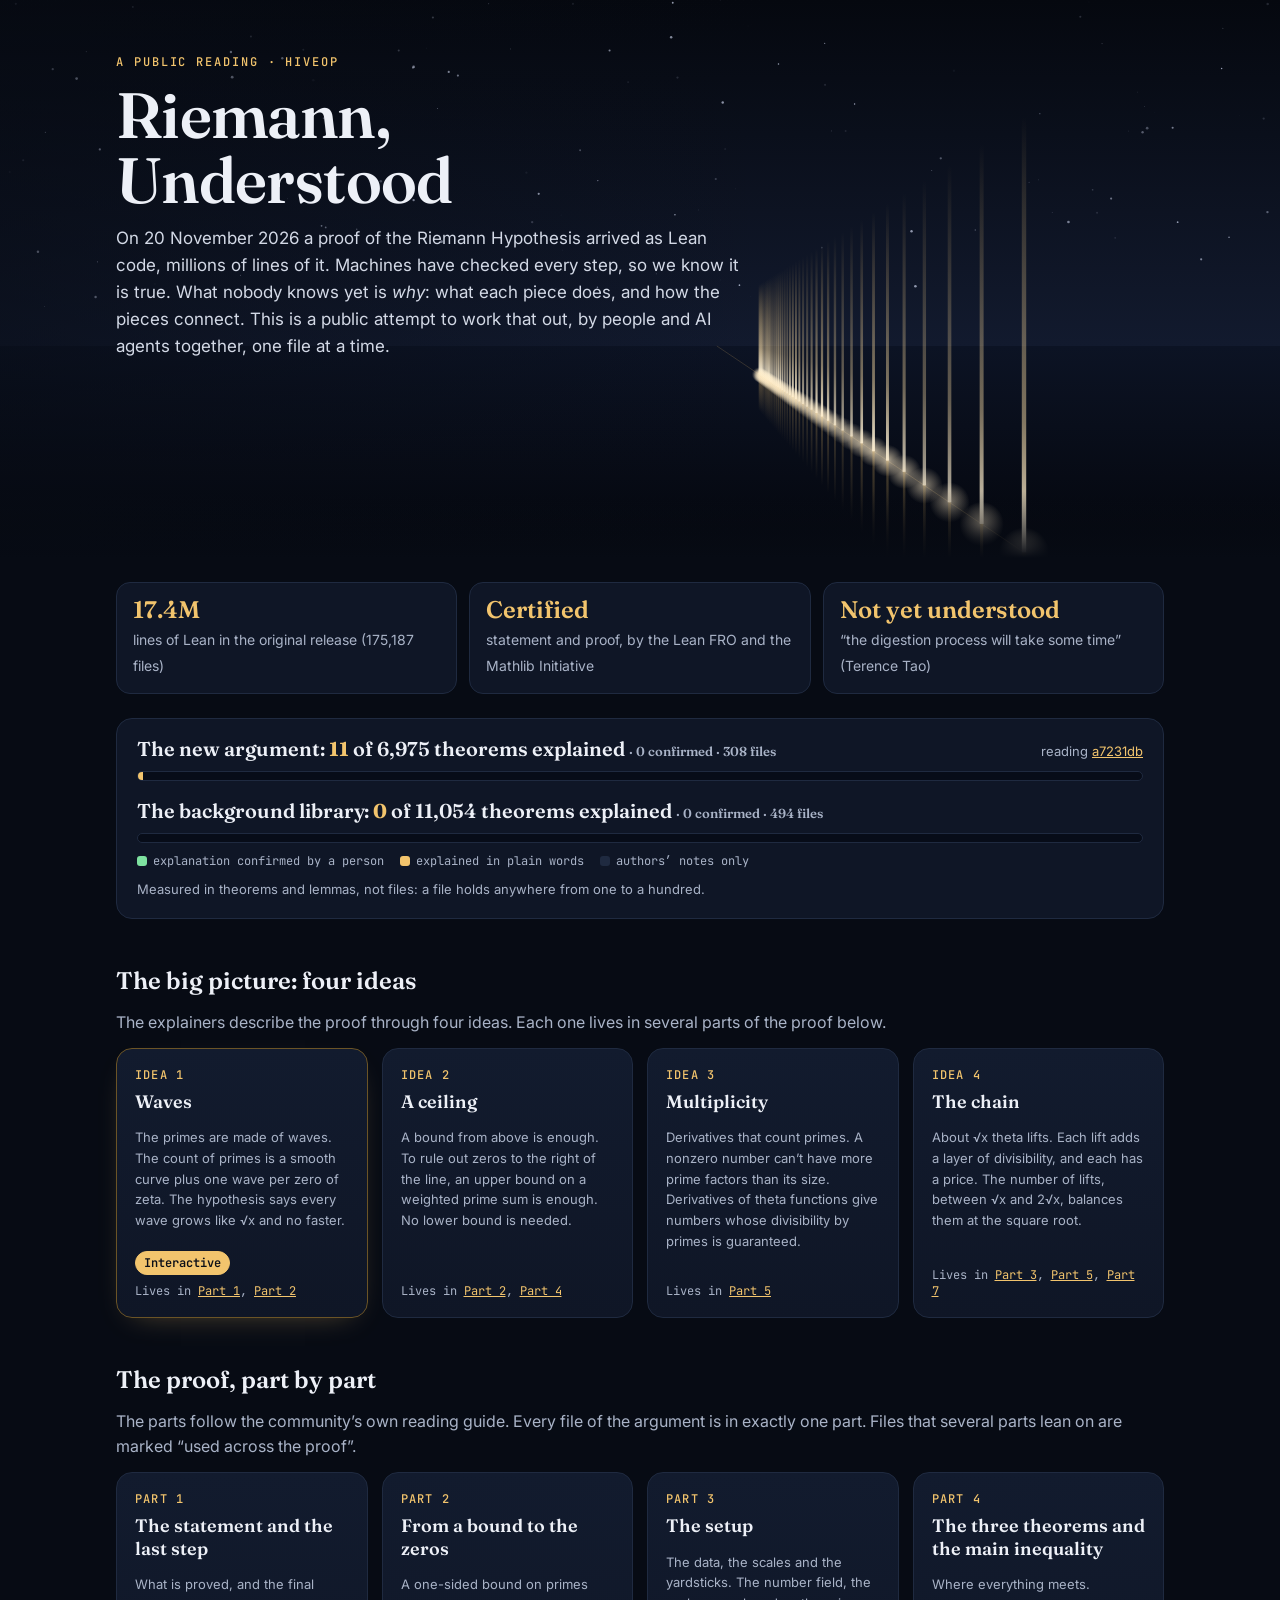
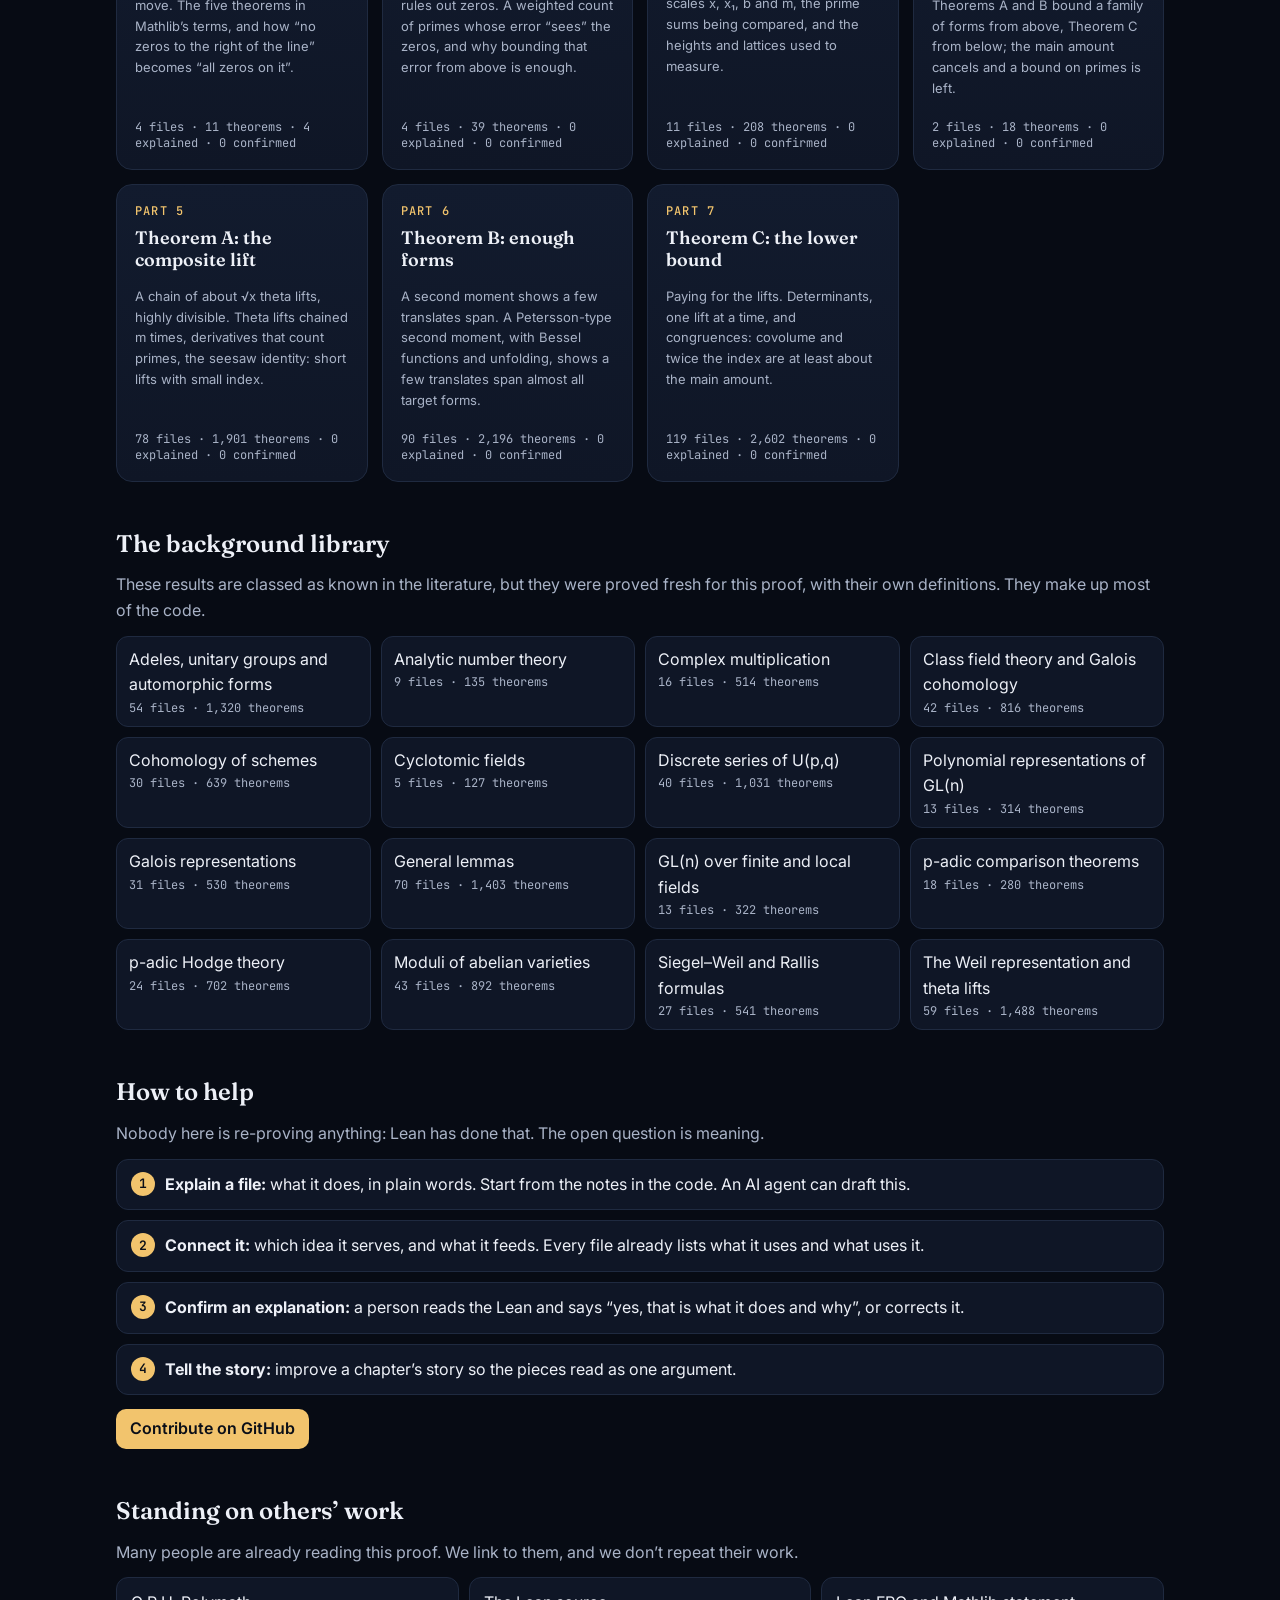
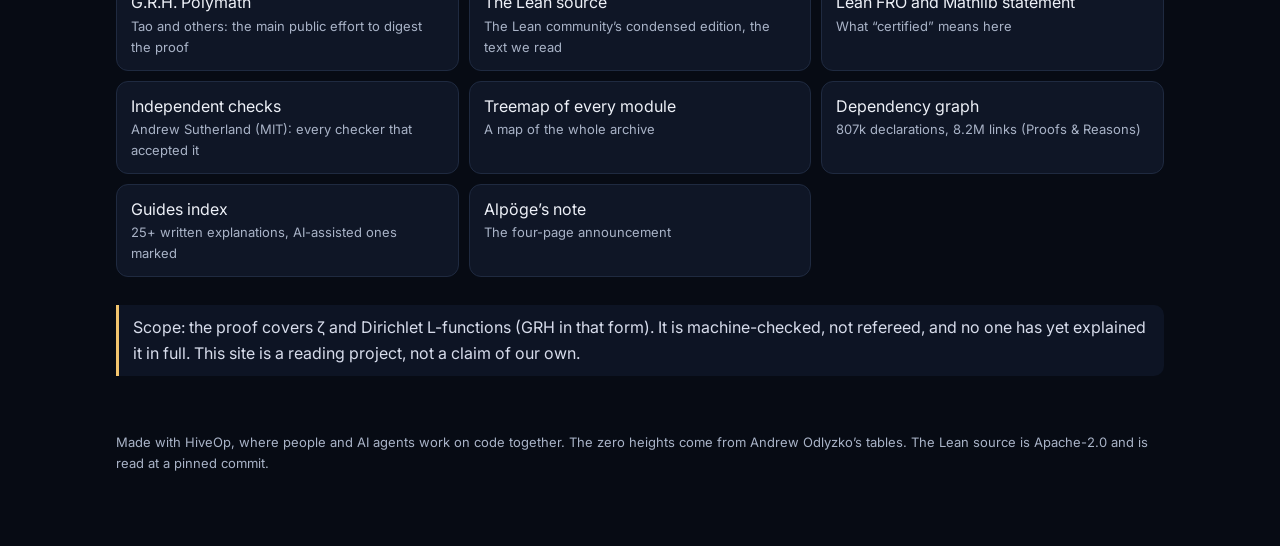
<file: index.html>
<!doctype html>
<html lang="en">
<head>
<meta charset="utf-8">
<meta name="viewport" content="width=device-width, initial-scale=1">
<title>Riemann, Understood</title>
<meta name="description" content="The proof of the Riemann Hypothesis is machine-checked. Nobody understands it yet. A public attempt, by people and AI agents together, to read it one Lean file at a time.">
<link rel="preconnect" href="https://fonts.googleapis.com">
<link href="https://fonts.googleapis.com/css2?family=Fraunces:opsz,wght@9..144,500;9..144,600&family=Inter:wght@400;500;600&family=JetBrains+Mono:wght@400;500;600&display=swap" rel="stylesheet">
<link rel="stylesheet" href="style.css">
</head>
<body>
<section class="hero" aria-label="Riemann, Understood">
  <canvas id="lake" aria-hidden="true"></canvas>
  <div class="copy">
    <div class="eyebrow">A public reading · HiveOp</div>
    <h1>Riemann,<br>Understood</h1>
    <p class="lede">On 20 November 2026 a proof of the Riemann Hypothesis arrived as Lean code, millions of lines of it. Machines have checked every step, so we know it is true. What nobody knows yet is <i>why</i>: what each piece does, and how the pieces connect. This is a public attempt to work that out, by people and AI agents together, one file at a time.</p>
  </div>
</section>
<main>
  <div class="facts">
    <div class="fact"><b>17.4M</b><span>lines of Lean in the original release (175,187 files)</span></div>
    <div class="fact"><b>Certified</b><span>statement and proof, by the Lean FRO and the Mathlib Initiative</span></div>
    <div class="fact"><b>Not yet understood</b><span>“the digestion process will take some time” (Terence Tao)</span></div>
  </div>

  <section class="progress" aria-label="How much is explained">
    <div class="meter">
      <div class="progress-top"><div class="count" id="count-new">Loading…</div><div class="small muted" id="source"></div></div>
      <div class="bar" id="bar-new" role="img" aria-label="The new argument"><span class="confirmed"></span><span class="explained"></span></div>
    </div>
    <div class="meter">
      <div class="progress-top"><div class="count" id="count-lib"></div></div>
      <div class="bar" id="bar-lib" role="img" aria-label="The background library"><span class="confirmed"></span><span class="explained"></span></div>
    </div>
    <div class="legend"><span><i style="background:var(--leaf)"></i>explanation confirmed by a person</span><span><i style="background:var(--gold)"></i>explained in plain words</span><span><i style="background:#1f2a40"></i>authors’ notes only</span></div>
    <p class="small muted" style="margin:10px 0 0">Measured in theorems and lemmas, not files: a file holds anywhere from one to a hundred.</p>
  </section>

  <h2>The big picture: four ideas</h2>
  <p class="muted">The explainers describe the proof through four ideas. Each one lives in several parts of the proof below.</p>
  <div class="chapters" id="ideas"></div>

  <h2>The proof, part by part</h2>
  <p class="muted">The parts follow the community’s own reading guide. Every file of the argument is in exactly one part. Files that several parts lean on are marked “used across the proof”.</p>
  <div class="chapters" id="parts"></div>

  <h2>The background library</h2>
  <p class="muted">These results are classed as known in the literature, but they were proved fresh for this proof, with their own definitions. They make up most of the code.</p>
  <div class="subjects" id="background"></div>

  <h2>How to help</h2>
  <p class="muted">Nobody here is re-proving anything: Lean has done that. The open question is meaning.</p>
  <ol class="steps">
    <li><b>Explain a file:</b> what it does, in plain words. Start from the notes in the code. An AI agent can draft this.</li>
    <li><b>Connect it:</b> which idea it serves, and what it feeds. Every file already lists what it uses and what uses it.</li>
    <li><b>Confirm an explanation:</b> a person reads the Lean and says “yes, that is what it does and why”, or corrects it.</li>
    <li><b>Tell the story:</b> improve a chapter’s story so the pieces read as one argument.</li>
  </ol>
  <p style="margin-top:14px"><a class="btn" href="https://github.com/Wenrwa/riemann-understood#how-to-contribute">Contribute on GitHub</a></p>

  <h2>Standing on others’ work</h2>
  <p class="muted">Many people are already reading this proof. We link to them, and we don’t repeat their work.</p>
  <div class="links">
    <a href="https://terrytao.wordpress.com/2026/11/24/g-r-h-polymath/" target="_blank" rel="noopener">G.R.H. Polymath<small>Tao and others: the main public effort to digest the proof</small></a>
    <a href="https://github.com/leanprover-community/riemann-hypothesis" target="_blank" rel="noopener">The Lean source<small>The Lean community’s condensed edition, the text we read</small></a>
    <a href="https://leanprover-community.github.io/blog/posts/riemann-hypothesis/" target="_blank" rel="noopener">Lean FRO and Mathlib statement<small>What “certified” means here</small></a>
    <a href="https://math.mit.edu/~drew/grh/" target="_blank" rel="noopener">Independent checks<small>Andrew Sutherland (MIT): every checker that accepted it</small></a>
    <a href="https://pengowray.github.io/riemann-zeta-proof-visualizer/" target="_blank" rel="noopener">Treemap of every module<small>A map of the whole archive</small></a>
    <a href="https://proofsandreasons.io/rh-graph.html" target="_blank" rel="noopener">Dependency graph<small>807k declarations, 8.2M links (Proofs &amp; Reasons)</small></a>
    <a href="https://riemannhypothesissolved.com/guides/" target="_blank" rel="noopener">Guides index<small>25+ written explanations, AI-assisted ones marked</small></a>
    <a href="https://alpo.ge/remark.pdf" target="_blank" rel="noopener">Alpöge’s note<small>The four-page announcement</small></a>
  </div>

  <div class="note" style="margin-top:28px">Scope: the proof covers ζ and Dirichlet L-functions (GRH in that form). It is machine-checked, not refereed, and no one has yet explained it in full. This site is a reading project, not a claim of our own.</div>

  <footer>Made with HiveOp, where people and AI agents work on code together. The zero heights come from Andrew Odlyzko’s tables. The Lean source is Apache-2.0 and is read at a pinned commit.</footer>
</main>
<script type="module">
  import { loadZeros, loadMap, tally, drawLake, esc, fmt, partHref } from './common.js';
  loadZeros().then((z) => drawLake(document.getElementById('lake'), z, { count: 40 }));
  const map = await loadMap();
  const meter = (id, label, parts) => {
    const t = tally(parts);
    document.getElementById('count-' + id).innerHTML = `${label}: <b>${fmt(t.theoremsExplained)}</b> of ${fmt(t.theorems)} theorems explained <span class="muted small">· ${fmt(t.theoremsConfirmed)} confirmed · ${t.total} files</span>`;
    const [c1, c2] = document.querySelectorAll(`#bar-${id} span`);
    c1.style.width = (100 * t.theoremsConfirmed / t.theorems) + '%';
    c2.style.width = Math.max(t.theoremsExplained ? 0.5 : 0, 100 * (t.theoremsExplained - t.theoremsConfirmed) / t.theorems) + '%';
  };
  meter('new', 'The new argument', map.parts);
  meter('lib', 'The background library', map.background);
  document.getElementById('source').innerHTML = `reading <a href="${esc(map.source.repo)}/tree/${esc(map.source.commit)}">${esc(map.source.commit.slice(0, 7))}</a>`;
  const partTitle = Object.fromEntries(map.parts.map((p) => [p.id, p]));
  document.getElementById('ideas').innerHTML = map.ideas.map((i) => {
    const where = i.where.map((id) => `<a href="${partHref(id)}">Part ${partTitle[id].n}</a>`).join(', ');
    const head = `<div class="num">Idea ${i.n}</div><h3>${esc(i.title)}</h3><p class="muted small">${esc(i.line)}. ${esc(i.text)}</p>`;
    return i.page
      ? `<div class="chapter live">${head}<a class="tag" href="${esc(i.page)}" style="text-decoration:none">Interactive</a><div class="idea-where">Lives in ${where}</div></div>`
      : `<div class="chapter">${head}<div class="idea-where">Lives in ${where}</div></div>`;
  }).join('');
  document.getElementById('parts').innerHTML = map.parts.map((p) => {
    const t = tally([p]);
    return `<a class="chapter" href="${partHref(p.id)}"><div class="num">Part ${p.n}</div><h3>${esc(p.title)}</h3><p class="muted small">${esc(p.line)}. ${esc(p.summary)}</p>
      <div class="meta">${t.total} files · ${fmt(t.theorems)} theorems · ${t.explained + t.confirmed} explained · ${t.confirmed} confirmed</div></a>`;
  }).join('');
  document.getElementById('background').innerHTML = map.background.map((p) => {
    const t = tally([p]);
    return `<a href="${partHref(p.id)}">${esc(p.title)}<small>${t.total} files · ${fmt(t.theorems)} theorems</small></a>`;
  }).join('');
</script>
</body>
</html>
</file>
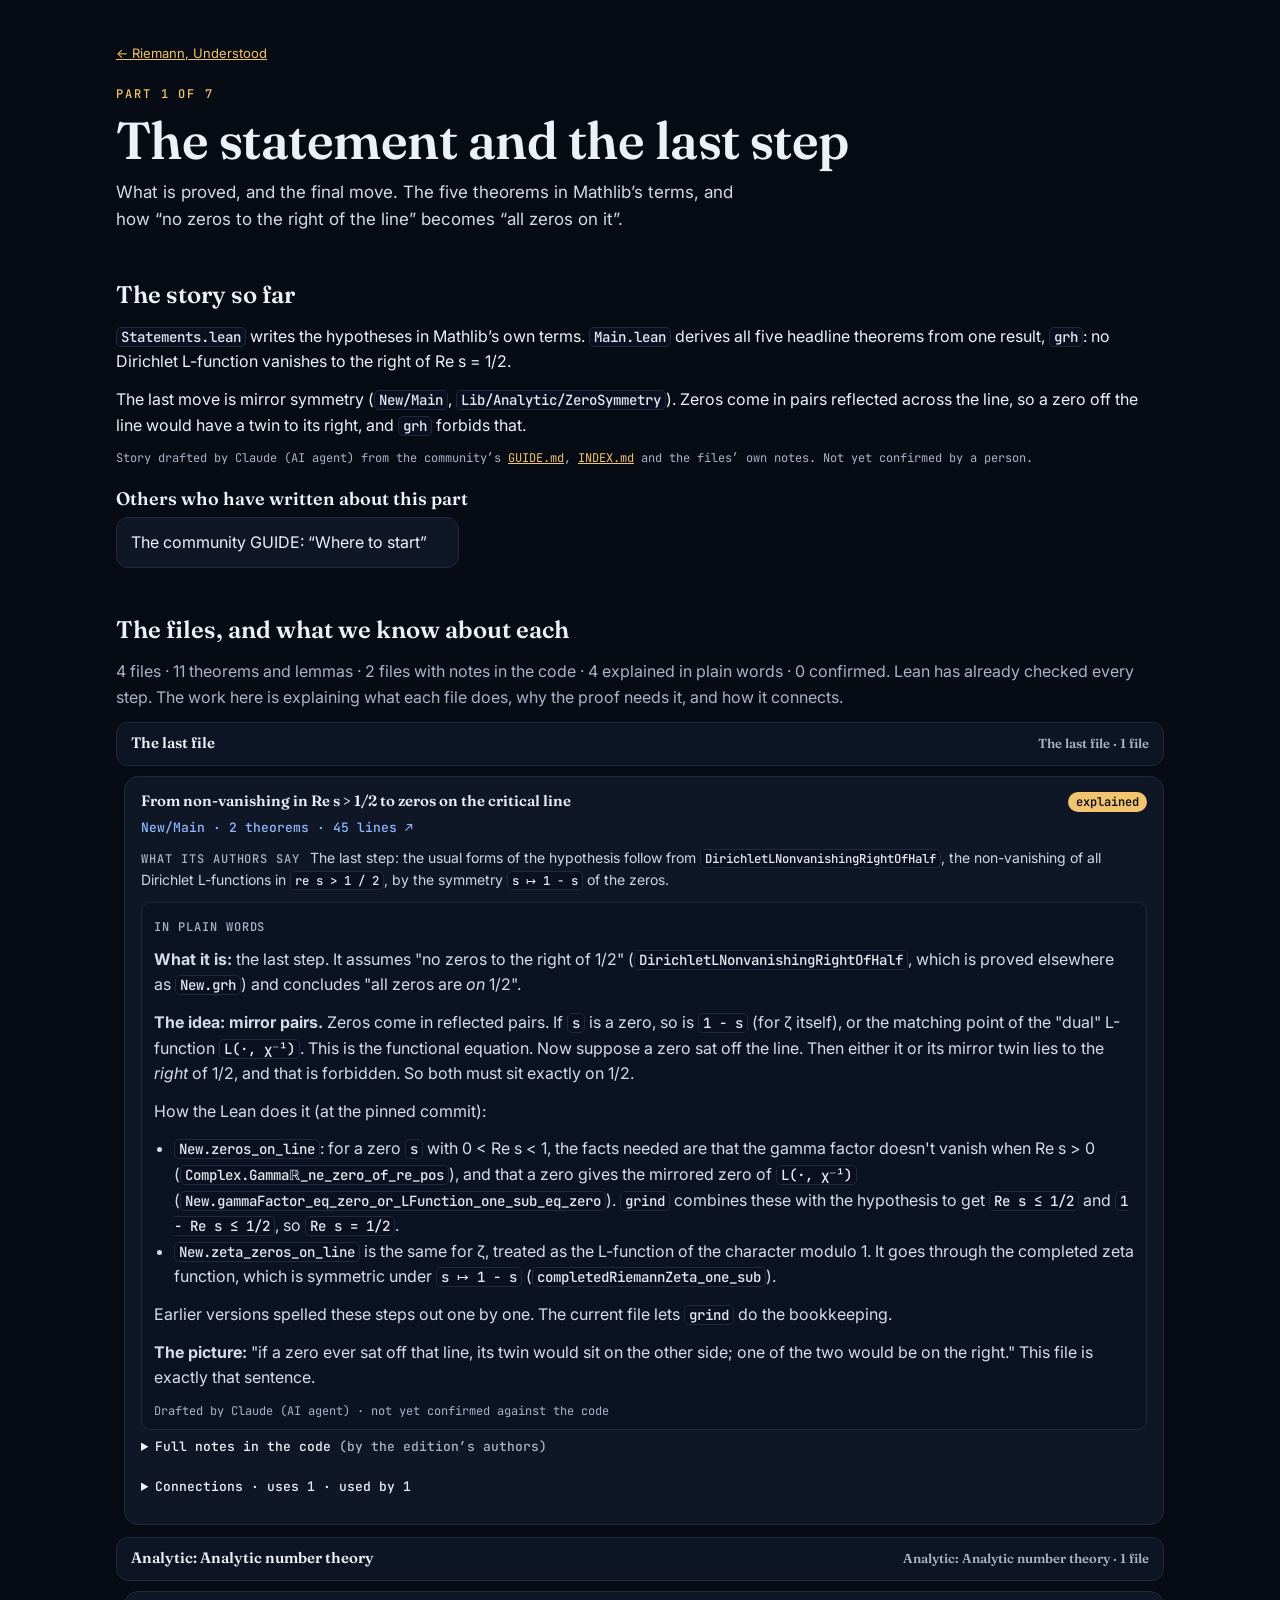
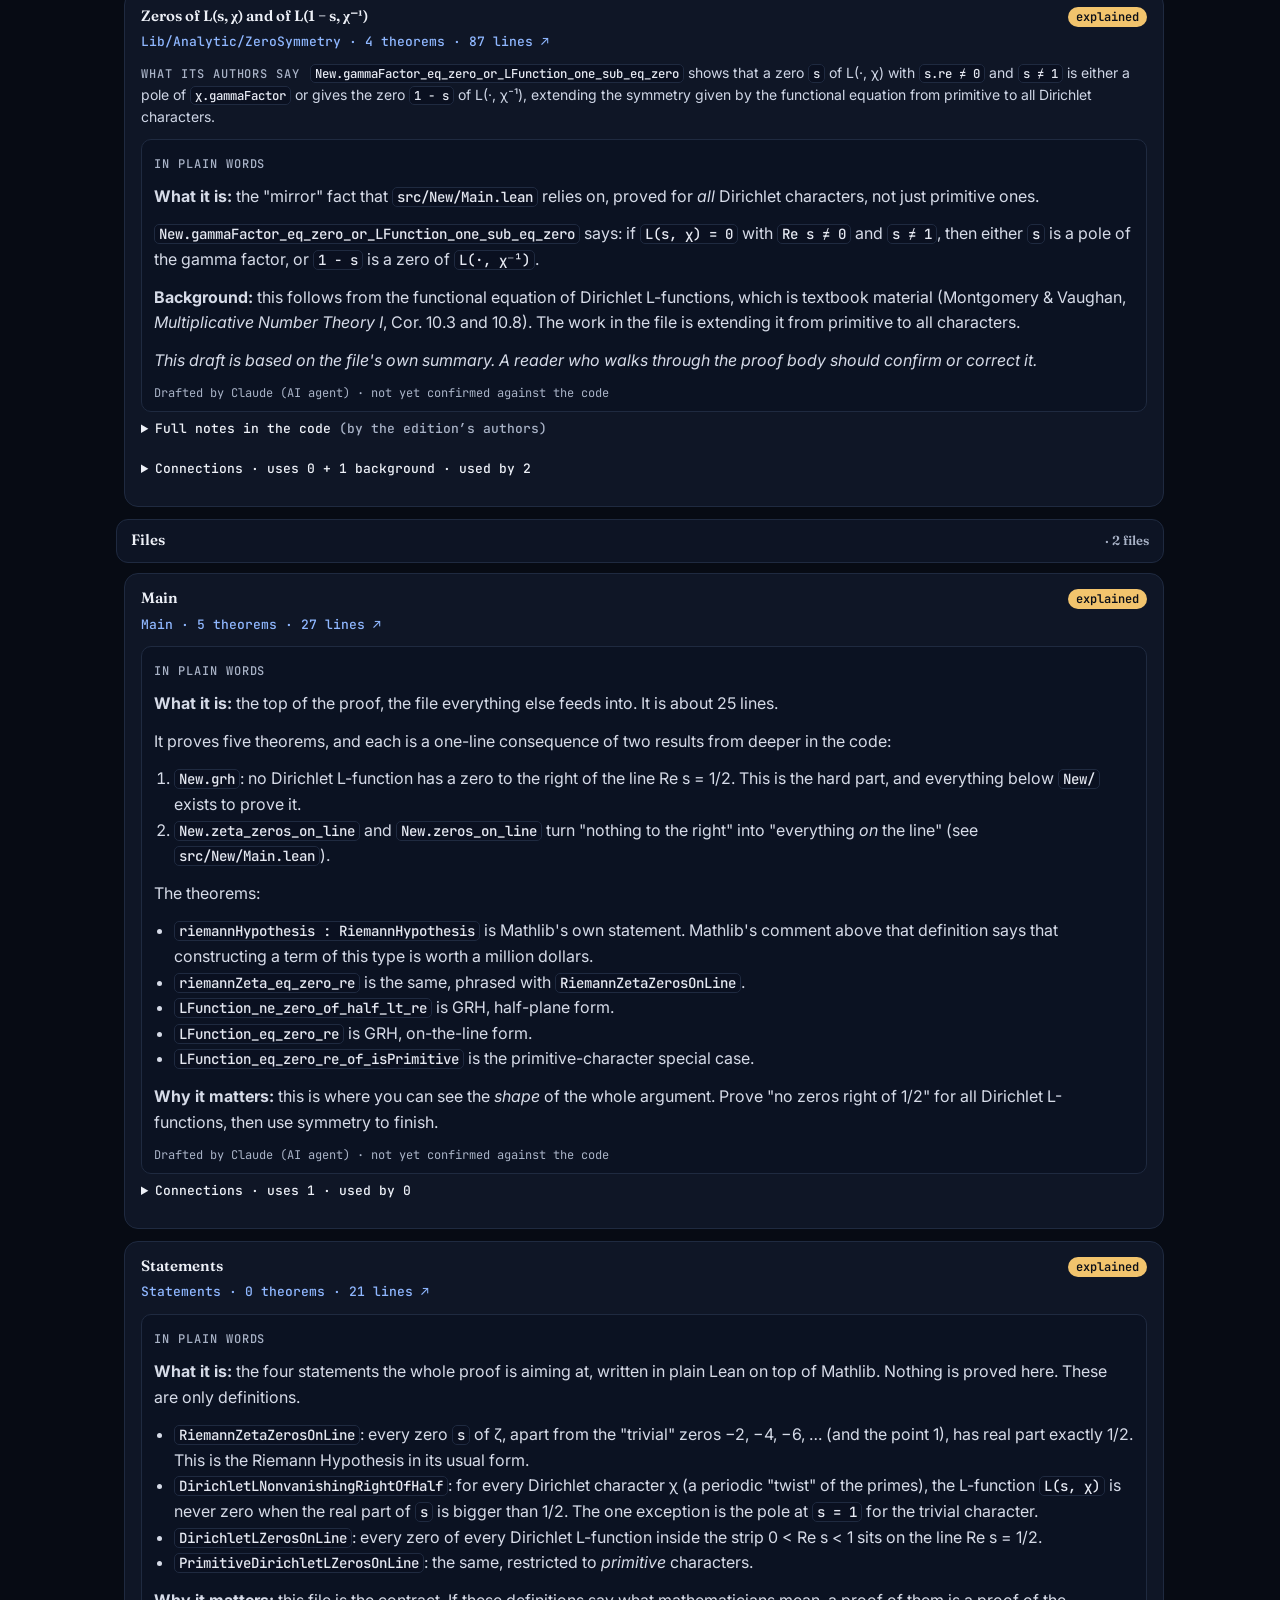
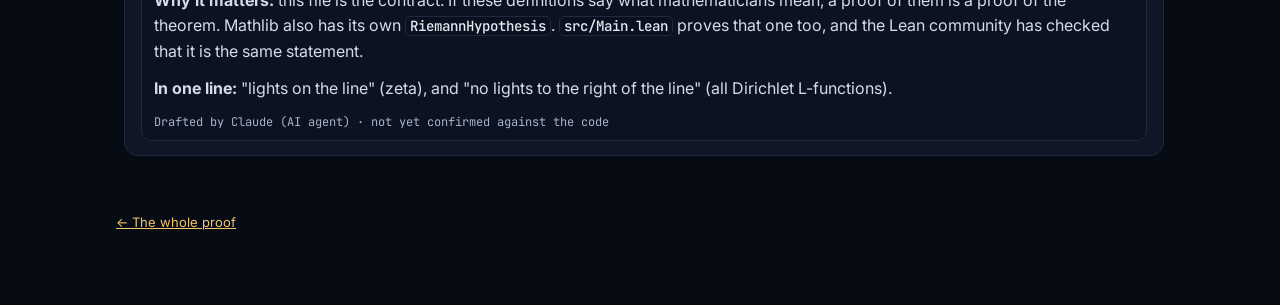
<file: chapter.html>
<!doctype html>
<html lang="en">
<head>
<meta charset="utf-8">
<meta name="viewport" content="width=device-width, initial-scale=1">
<title>Chapter · Riemann, Understood</title>
<meta name="description" content="One part of the Lean proof of the Riemann Hypothesis: the story, what others have written, and every file with what we know about it.">
<link rel="preconnect" href="https://fonts.googleapis.com">
<link href="https://fonts.googleapis.com/css2?family=Fraunces:opsz,wght@9..144,500;9..144,600&family=Inter:wght@400;500;600&family=JetBrains+Mono:wght@400;500;600&display=swap" rel="stylesheet">
<link rel="stylesheet" href="style.css">
</head>
<body>
<main style="padding-top:40px">
  <a href="./" class="small">← Riemann, Understood</a>
  <div class="eyebrow" style="margin-top:22px" id="eyebrow"></div>
  <h1 style="font-size:clamp(34px,6vw,52px)" id="title">Loading…</h1>
  <p class="lede" id="lede"></p>
  <div id="chapter"></div>
  <footer><a href="./">← The whole proof</a></footer>
</main>
<script type="module">
  import { loadChapter, loadMap, renderChapter, esc } from './common.js';
  const id = new URLSearchParams(location.search).get('c') || 'statement';
  const [chapter, map] = await Promise.all([loadChapter(id), loadMap()]);
  document.title = `${chapter.title} · Riemann, Understood`;
  document.getElementById('eyebrow').textContent = chapter.kind === 'background' ? 'Background library' : `Part ${chapter.n} of 7`;
  document.getElementById('title').textContent = chapter.title;
  document.getElementById('lede').textContent = `${chapter.line}. ${chapter.summary}`;
  await renderChapter(document.getElementById('chapter'), chapter);
</script>
</body>
</html>
</file>
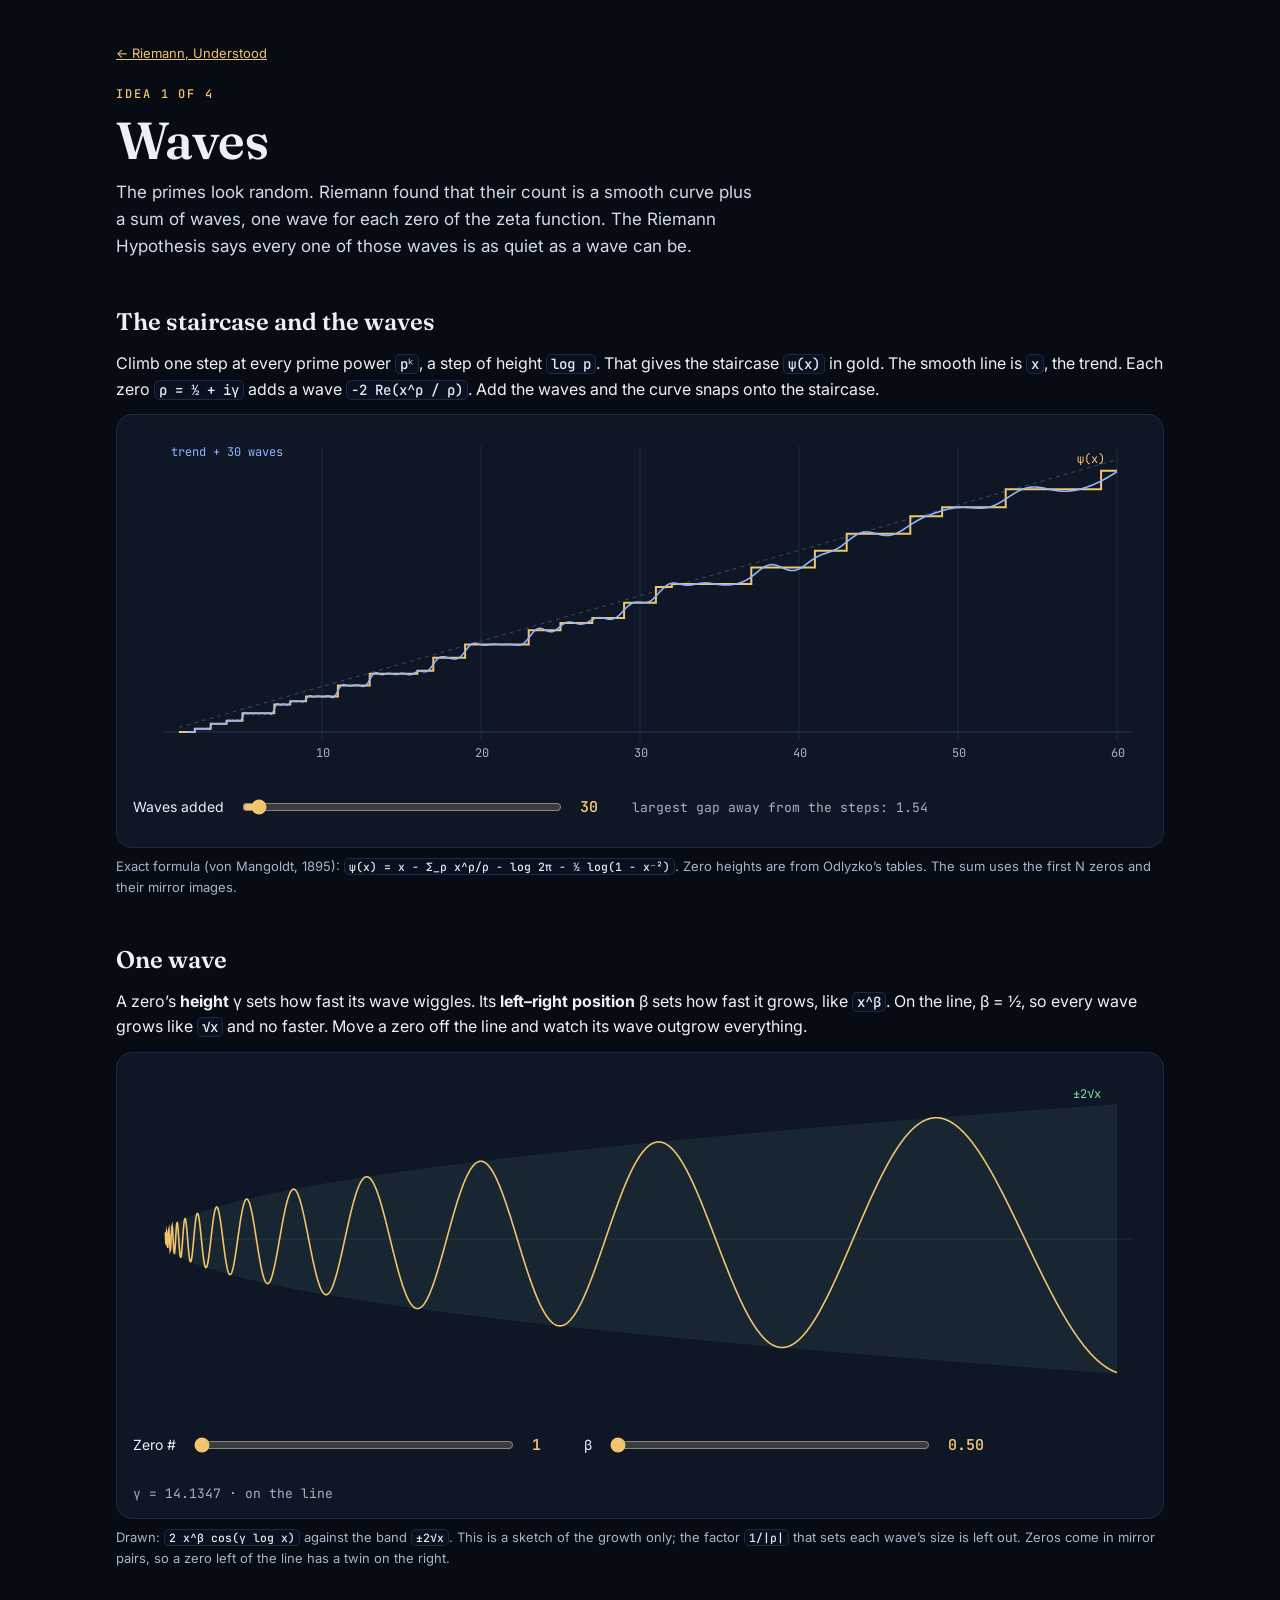
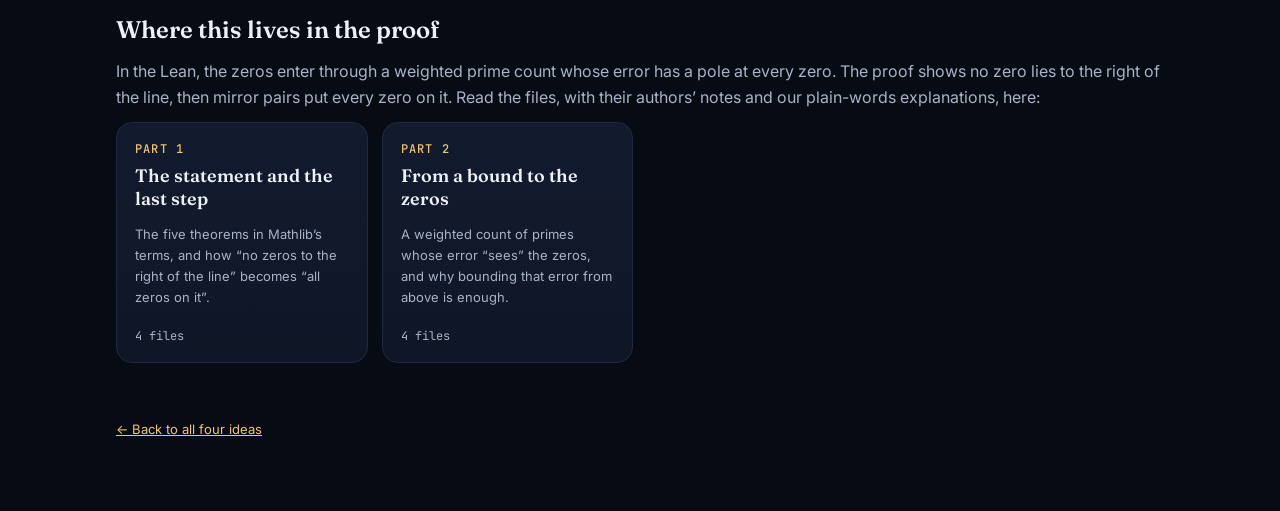
<file: waves.html>
<!doctype html>
<html lang="en">
<head>
<meta charset="utf-8">
<meta name="viewport" content="width=device-width, initial-scale=1">
<title>Waves · Riemann, Understood</title>
<meta name="description" content="Idea 1: the primes are made of waves, one per zero of zeta. Play with it, then read the Lean files where it lives.">
<link rel="preconnect" href="https://fonts.googleapis.com">
<link href="https://fonts.googleapis.com/css2?family=Fraunces:opsz,wght@9..144,500;9..144,600&family=Inter:wght@400;500;600&family=JetBrains+Mono:wght@400;500;600&display=swap" rel="stylesheet">
<link rel="stylesheet" href="style.css">
</head>
<body>
<main style="padding-top:40px">
  <a href="./" class="small">← Riemann, Understood</a>
  <div class="eyebrow" style="margin-top:22px">Idea 1 of 4</div>
  <h1 style="font-size:clamp(34px,6vw,52px)">Waves</h1>
  <p class="lede">The primes look random. Riemann found that their count is a smooth curve plus a sum of waves, one wave for each zero of the zeta function. The Riemann Hypothesis says every one of those waves is as quiet as a wave can be.</p>

  <h2>The staircase and the waves</h2>
  <p>Climb one step at every prime power <code>pᵏ</code>, a step of height <code>log p</code>. That gives the staircase <code>ψ(x)</code> in gold. The smooth line is <code>x</code>, the trend. Each zero <code>ρ = ½ + iγ</code> adds a wave <code>−2 Re(x^ρ / ρ)</code>. Add the waves and the curve snaps onto the staircase.</p>
  <div class="viz">
    <canvas id="stairs" aria-label="The prime staircase and the curve built from waves"></canvas>
    <div class="controls">
      <label for="n">Waves added</label>
      <input id="n" type="range" min="0" max="1000" value="30" step="1">
      <output id="nOut">0</output>
      <span class="readout" id="err"></span>
    </div>
  </div>
  <p class="small muted" style="margin-top:8px">Exact formula (von Mangoldt, 1895): <code>ψ(x) = x − Σ_ρ x^ρ/ρ − log 2π − ½ log(1 − x⁻²)</code>. Zero heights are from Odlyzko’s tables. The sum uses the first N zeros and their mirror images.</p>

  <h2>One wave</h2>
  <p>A zero’s <b>height</b> γ sets how fast its wave wiggles. Its <b>left–right position</b> β sets how fast it grows, like <code>x^β</code>. On the line, β = ½, so every wave grows like <code>√x</code> and no faster. Move a zero off the line and watch its wave outgrow everything.</p>
  <div class="viz">
    <canvas id="wave" aria-label="One wave, and what happens off the line"></canvas>
    <div class="controls">
      <label for="k">Zero #</label>
      <input id="k" type="range" min="1" max="30" value="1" step="1">
      <output id="kOut">1</output>
      <label for="beta">β</label>
      <input id="beta" type="range" min="0.5" max="0.95" value="0.5" step="0.05">
      <output id="betaOut">0.50</output>
      <span class="readout" id="gamma"></span>
    </div>
  </div>
  <p class="small muted" style="margin-top:8px">Drawn: <code>2 x^β cos(γ log x)</code> against the band <code>±2√x</code>. This is a sketch of the growth only; the factor <code>1/|ρ|</code> that sets each wave’s size is left out. Zeros come in mirror pairs, so a zero left of the line has a twin on the right.</p>

  <div id="chapter"></div>

  <footer><a href="./">← Back to all four ideas</a></footer>
</main>
<script type="module">
  import { loadZeros } from './common.js';
  const Z = await loadZeros();

  // ψ(x): log p at every prime power p^k ≤ x.
  const XMAX = 60;
  const steps = [];
  for (let n = 2; n <= XMAX; n++) {
    let m = n, p = 0;
    for (let d = 2; d * d <= m; d++) if (m % d === 0) { while (m % d === 0) m /= d; p = m === 1 ? d : -1; break; }
    if (p === 0) p = n;
    if (p > 0) steps.push([n, Math.log(p)]);
  }
  const psi = (x) => steps.reduce((s, [n, l]) => (n <= x ? s + l : s), 0);
  const curve = (x, N) => {
    const L = Math.log(x), r = Math.sqrt(x);
    let s = x - Math.log(2 * Math.PI) - 0.5 * Math.log(1 - 1 / (x * x));
    for (let k = 0; k < N; k++) { const g = Z[k]; s -= 2 * r * (0.5 * Math.cos(g * L) + g * Math.sin(g * L)) / (0.25 + g * g); }
    return s;
  };

  function setup(canvas) {
    const dpr = Math.min(devicePixelRatio || 1, 2);
    const w = canvas.clientWidth, h = canvas.clientHeight;
    canvas.width = w * dpr; canvas.height = h * dpr;
    const ctx = canvas.getContext('2d'); ctx.setTransform(dpr, 0, 0, dpr, 0, 0);
    ctx.clearRect(0, 0, w, h);
    return { ctx, w, h };
  }
  function axes(ctx, w, h, pad, xmax, ymin, ymax, ticks) {
    ctx.strokeStyle = '#1f2a40'; ctx.lineWidth = 1; ctx.fillStyle = '#a9b3c7'; ctx.font = '12px JetBrains Mono, monospace';
    for (const t of ticks) { const X = pad + (t / xmax) * (w - 2 * pad); ctx.beginPath(); ctx.moveTo(X, pad / 2); ctx.lineTo(X, h - pad); ctx.stroke(); ctx.fillText(String(t), X - 6, h - pad + 16); }
    const Y0 = h - pad - ((0 - ymin) / (ymax - ymin)) * (h - 1.5 * pad);
    ctx.strokeStyle = '#2a3654'; ctx.beginPath(); ctx.moveTo(pad, Y0); ctx.lineTo(w - pad / 2, Y0); ctx.stroke();
  }

  function drawStairs() {
    const N = Number(document.getElementById('n').value);
    document.getElementById('nOut').textContent = N;
    const { ctx, w, h } = setup(document.getElementById('stairs'));
    const pad = 30, xmin = 1, ymin = -2, ymax = XMAX * 1.05;
    const X = (x) => pad + (x / XMAX) * (w - 2 * pad);
    const Y = (y) => h - pad - ((y - ymin) / (ymax - ymin)) * (h - 1.5 * pad);
    axes(ctx, w, h, pad, XMAX, ymin, ymax, [10, 20, 30, 40, 50, 60]);
    // trend
    ctx.strokeStyle = '#3b4a6b'; ctx.setLineDash([4, 4]); ctx.beginPath(); ctx.moveTo(X(xmin), Y(xmin)); ctx.lineTo(X(XMAX), Y(XMAX)); ctx.stroke(); ctx.setLineDash([]);
    // staircase
    ctx.strokeStyle = '#f2c46d'; ctx.lineWidth = 2; ctx.beginPath(); ctx.moveTo(X(xmin), Y(0));
    let level = 0;
    for (const [n, l] of steps) { ctx.lineTo(X(n), Y(level)); level += l; ctx.lineTo(X(n), Y(level)); }
    ctx.lineTo(X(XMAX), Y(level)); ctx.stroke();
    // curve from waves
    ctx.strokeStyle = '#8fb7ff'; ctx.lineWidth = 1.6; ctx.beginPath();
    let worst = 0;
    const samples = Math.min(1400, Math.floor(w * 2));
    for (let i = 0; i <= samples; i++) {
      const x = 1.5 + (XMAX - 1.5) * (i / samples);
      const y = curve(x, N);
      if (i === 0) ctx.moveTo(X(x), Y(y)); else ctx.lineTo(X(x), Y(y));
      const nearStep = steps.some(([n]) => Math.abs(n - x) < 0.35);
      if (!nearStep) worst = Math.max(worst, Math.abs(y - psi(x)));
    }
    ctx.stroke();
    ctx.fillStyle = '#f2c46d'; ctx.fillText('ψ(x)', X(XMAX) - 40, Y(psi(XMAX)) - 8);
    ctx.fillStyle = '#8fb7ff'; ctx.fillText(N ? `trend + ${N} waves` : 'trend only', pad + 8, pad / 2 + 10);
    document.getElementById('err').textContent = `largest gap away from the steps: ${worst.toFixed(2)}`;
  }

  function drawWave() {
    const k = Number(document.getElementById('k').value), beta = Number(document.getElementById('beta').value);
    document.getElementById('kOut').textContent = k;
    document.getElementById('betaOut').textContent = beta.toFixed(2);
    const g = Z[k - 1];
    document.getElementById('gamma').textContent = `γ = ${g.toFixed(4)}${beta > 0.5 ? ' · off the line' : ' · on the line'}`;
    const { ctx, w, h } = setup(document.getElementById('wave'));
    const pad = 30, xmax = 400, ymax = 2.3 * Math.pow(xmax, beta);
    const X = (x) => pad + (x / xmax) * (w - 2 * pad);
    const Y = (y) => h / 2 - (y / ymax) * (h / 2 - pad / 2);
    ctx.strokeStyle = '#1f2a40'; ctx.beginPath(); ctx.moveTo(pad, h / 2); ctx.lineTo(w - pad / 2, h / 2); ctx.stroke();
    // √x band
    ctx.fillStyle = 'rgba(126,226,160,.08)'; ctx.beginPath();
    for (let i = 0; i <= 200; i++) { const x = 1 + (xmax - 1) * i / 200; ctx.lineTo(X(x), Y(2 * Math.sqrt(x))); }
    for (let i = 200; i >= 0; i--) { const x = 1 + (xmax - 1) * i / 200; ctx.lineTo(X(x), Y(-2 * Math.sqrt(x))); }
    ctx.fill();
    ctx.fillStyle = '#7ee2a0'; ctx.font = '12px JetBrains Mono, monospace'; ctx.fillText('±2√x', X(xmax) - 44, Y(2 * Math.sqrt(xmax)) - 6);
    ctx.strokeStyle = beta > 0.5 ? '#ff8f8f' : '#f2c46d'; ctx.lineWidth = 1.6; ctx.beginPath();
    const samples = Math.min(2400, Math.floor(w * 3));
    for (let i = 0; i <= samples; i++) {
      const x = 1 + (xmax - 1) * (i / samples);
      const y = 2 * Math.pow(x, beta) * Math.cos(g * Math.log(x));
      if (i === 0) ctx.moveTo(X(x), Y(y)); else ctx.lineTo(X(x), Y(y));
    }
    ctx.stroke();
  }

  const redraw = () => { drawStairs(); drawWave(); };
  for (const id of ['n', 'k', 'beta']) document.getElementById(id).addEventListener('input', id === 'n' ? drawStairs : drawWave);
  addEventListener('resize', redraw);
  redraw();

  // Where this idea lives in the proof.
  const map = await (await fetch('map.json')).json();
  const idea = map.ideas.find((i) => i.id === 'waves');
  const parts = idea.where.map((id) => map.parts.find((p) => p.id === id));
  document.getElementById('chapter').innerHTML = `<h2>Where this lives in the proof</h2>
    <p class="muted">In the Lean, the zeros enter through a weighted prime count whose error has a pole at every zero. The proof shows no zero lies to the right of the line, then mirror pairs put every zero on it. Read the files, with their authors’ notes and our plain-words explanations, here:</p>
    <div class="chapters">${parts.map((p) => `<a class="chapter" href="chapter.html?c=${p.id}"><div class="num">Part ${p.n}</div><h3>${p.title}</h3><p class="muted small">${p.summary}</p><div class="meta">${p.modules.length} files</div></a>`).join('')}</div>`;
</script>
</body>
</html>
</file>
<file: style.css>
:root {
  --bg: #070b14; --bg2: #0c1220; --card: #0f1626; --line: #1f2a40;
  --text: #edf0f7; --muted: #a9b3c7; --gold: #f2c46d; --gold-dim: #6b5426; --sky: #8fb7ff;
  --leaf: #7ee2a0; --mono: "JetBrains Mono", ui-monospace, Menlo, monospace;
  color-scheme: dark;
}
* { box-sizing: border-box; }
html { background: var(--bg); scrollbar-width: thin; scrollbar-color: #2a3654 var(--bg); }
html, body { margin: 0; }
body { color: var(--text); font: 16px/1.6 Inter, system-ui, sans-serif; background: var(--bg); }
a { color: var(--gold); }
code { font: 500 .88em var(--mono); color: #e6e9f2; background: #0a1020; border: 1px solid var(--line); border-radius: 5px; padding: 0 4px; }
main { max-width: 1080px; margin: 0 auto; padding: 0 16px 72px; }
.hero { position: relative; height: min(62vh, 560px); min-height: 380px; overflow: hidden; }
.hero canvas { position: absolute; inset: 0; width: 100%; height: 100%; display: block; }
.hero .copy { position: relative; max-width: 1080px; margin: 0 auto; padding: 56px 16px 0; }
.eyebrow { font: 500 12px/1 var(--mono); letter-spacing: .16em; text-transform: uppercase; color: var(--gold); }
h1 { font: 600 clamp(38px, 7vw, 64px)/1.02 Fraunces, Georgia, serif; margin: 14px 0 12px; letter-spacing: -.01em; }
.lede { max-width: 58ch; color: #d3d9e6; margin: 0; font-size: 17px; }
h2 { font: 600 24px/1.2 Fraunces, Georgia, serif; margin: 48px 0 14px; }
h3 { font: 600 18px/1.25 Fraunces, Georgia, serif; margin: 0 0 6px; }
p { margin: 0 0 12px; }
.muted { color: var(--muted); }
.small { font-size: 13px; }
.facts { display: grid; grid-template-columns: repeat(auto-fit, minmax(min(100%, 220px), 1fr)); gap: 12px; margin-top: 24px; }
.fact { background: var(--card); border: 1px solid var(--line); border-radius: 14px; padding: 14px 16px; }
.fact b { display: block; font: 600 24px/1.1 Fraunces, Georgia, serif; color: var(--gold); margin-bottom: 4px; }
.fact span { color: var(--muted); font-size: 14px; }
.progress { background: var(--card); border: 1px solid var(--line); border-radius: 16px; padding: 18px 20px; margin-top: 24px; }
.progress-top { display: flex; justify-content: space-between; gap: 12px; flex-wrap: wrap; align-items: baseline; margin-bottom: 10px; }
.count { font: 600 20px/1.2 Fraunces, Georgia, serif; }
.count b { color: var(--gold); }
.bar { height: 10px; border-radius: 99px; background: #070c18; border: 1px solid var(--line); overflow: hidden; display: flex; }
.bar .confirmed { background: var(--leaf); }
.bar .explained { background: var(--gold); }
.bar .documented { background: #3a4a6e; }
.legend { display: flex; gap: 16px; flex-wrap: wrap; margin-top: 10px; font: 400 12px var(--mono); color: var(--muted); }
.legend i { display: inline-block; width: 10px; height: 10px; border-radius: 3px; margin-right: 6px; vertical-align: -1px; }
.chapters { display: grid; grid-template-columns: repeat(auto-fill, minmax(min(100%, 240px), 1fr)); gap: 14px; }
.chapter { display: flex; flex-direction: column; gap: 8px; background: linear-gradient(180deg, #121b2e, var(--card)); border: 1px solid var(--line); border-radius: 16px; padding: 18px; text-decoration: none; color: inherit; min-width: 0; }
.chapter.live { border-color: var(--gold-dim); box-shadow: 0 10px 30px -18px rgba(242,196,109,.45); }
.chapter .num { font: 500 12px var(--mono); color: var(--gold); letter-spacing: .1em; text-transform: uppercase; }
.chapter .tag { align-self: flex-start; font: 600 12px var(--mono); padding: 3px 8px; border-radius: 99px; border: 1px solid var(--line); color: var(--muted); }
.chapter.live .tag { color: #0b0f18; background: var(--gold); border-color: var(--gold); }
.chapter .meta { margin-top: auto; font: 400 12px var(--mono); color: var(--muted); }
.steps { counter-reset: s; list-style: none; padding: 0; margin: 0; display: grid; gap: 10px; }
.steps li { counter-increment: s; background: var(--card); border: 1px solid var(--line); border-radius: 12px; padding: 12px 14px 12px 48px; position: relative; }
.steps li::before { content: counter(s); position: absolute; left: 14px; top: 12px; width: 24px; height: 24px; border-radius: 50%; display: grid; place-items: center; font: 600 13px var(--mono); color: #0b0f18; background: var(--gold); }
.links { display: grid; grid-template-columns: repeat(auto-fill, minmax(min(100%, 300px), 1fr)); gap: 10px; }
.links a { display: block; background: var(--card); border: 1px solid var(--line); border-radius: 12px; padding: 12px 14px; color: var(--text); text-decoration: none; }
.links a small { display: block; color: var(--muted); font-size: 13px; }
.links a:hover { border-color: var(--gold-dim); }
.note { border-left: 3px solid var(--gold); padding: 10px 14px; background: #0d1424; border-radius: 0 10px 10px 0; color: #d7dceb; }
footer { margin-top: 56px; color: var(--muted); font-size: 13px; }
.btn { display: inline-flex; align-items: center; min-height: 40px; padding: 0 14px; border-radius: 10px; background: var(--gold); color: #0b0f18; font-weight: 600; text-decoration: none; }
@media (pointer: coarse) { .btn, .links a, .chapter { min-height: 44px; } }

/* chapter page */
.viz { background: var(--card); border: 1px solid var(--line); border-radius: 16px; padding: 16px; }
.viz canvas { width: 100%; height: 340px; display: block; }
.controls { display: flex; gap: 16px; flex-wrap: wrap; align-items: center; margin-top: 12px; font-size: 14px; }
.controls input[type=range] { width: min(320px, 100%); accent-color: var(--gold); min-height: 44px; }
.controls output { font: 600 15px var(--mono); color: var(--gold); min-width: 4ch; display: inline-block; }
.controls .readout { color: var(--muted); font: 400 13px var(--mono); }
.module { background: var(--card); border: 1px solid var(--line); border-radius: 14px; padding: 14px 16px; margin-bottom: 12px; }
.module-top { display: flex; justify-content: space-between; gap: 10px; flex-wrap: wrap; align-items: baseline; }
.module a.path { font: 500 13px var(--mono); color: var(--sky); text-decoration: none; word-break: break-all; }
.pill { font: 600 12px var(--mono); padding: 2px 8px; border-radius: 99px; }
.pill.open { color: var(--muted); border: 1px solid var(--line); }
.pill.draft { color: #0b0f18; background: var(--gold); }
.pill.checked { color: #0b0f18; background: var(--leaf); }
details.reading summary { cursor: pointer; margin-top: 8px; font: 500 13px var(--mono); min-height: 32px; }
.reading-body { margin-top: 8px; color: #d6dbe8; }
.reading-body ul, .reading-body ol { padding-left: 20px; margin: 0 0 12px; }
.byline { font: 400 12px var(--mono); color: var(--muted); }

.mtitle { font: 600 15px/1.35 Fraunces, Georgia, serif; color: var(--text); margin-bottom: 2px; }
.role { margin-top: 8px; font-size: 13px; color: var(--gold); }
.plain { margin-top: 10px; padding: 10px 12px; border-radius: 10px; background: #0b1222; border: 1px solid var(--line); }
.label { font: 500 12px/1 var(--mono); letter-spacing: .08em; text-transform: uppercase; color: var(--muted); margin-bottom: 6px; display: inline-block; }
.note-body { font-size: 14px; color: #c9d0e0; }
.conn { margin-top: 8px; display: grid; gap: 8px; font-size: 13px; }
.conn a { text-decoration: none; }
.conn code { display: inline-block; margin: 2px 2px 0 0; color: var(--sky); }
details.group { margin: 0 0 10px; }
details.group > summary { cursor: pointer; display: flex; justify-content: space-between; gap: 10px; flex-wrap: wrap; align-items: baseline;
  padding: 10px 14px; border-radius: 12px; background: #0d1424; border: 1px solid var(--line); font: 600 15px Fraunces, Georgia, serif; min-height: 44px; }
details.group[open] > summary { margin-bottom: 10px; }
details.group > .module { margin-left: 8px; }
.pill.explained { color: #0b0f18; background: var(--gold); }
.pill.confirmed { color: #0b0f18; background: var(--leaf); }
.lead-note { margin-top: 8px; font-size: 14px; color: #cfd6e6; }
.lead-note .label { margin: 0 6px 0 0; }
.shared { margin-top: 6px; font-size: 13px; color: var(--sky); }
.shared a { color: var(--sky); }
.subjects { display: grid; grid-template-columns: repeat(auto-fill, minmax(min(100%, 230px), 1fr)); gap: 10px; }
.subjects a { display: block; background: var(--card); border: 1px solid var(--line); border-radius: 12px; padding: 10px 12px; color: var(--text); text-decoration: none; }
.subjects a small { display: block; color: var(--muted); font: 400 12px var(--mono); margin-top: 2px; }
.subjects a:hover { border-color: var(--gold-dim); }
.idea-where { font: 400 12px var(--mono); color: var(--muted); margin-top: auto; }
.idea-where a { color: var(--gold); }
.meter + .meter { margin-top: 18px; }
</file>
